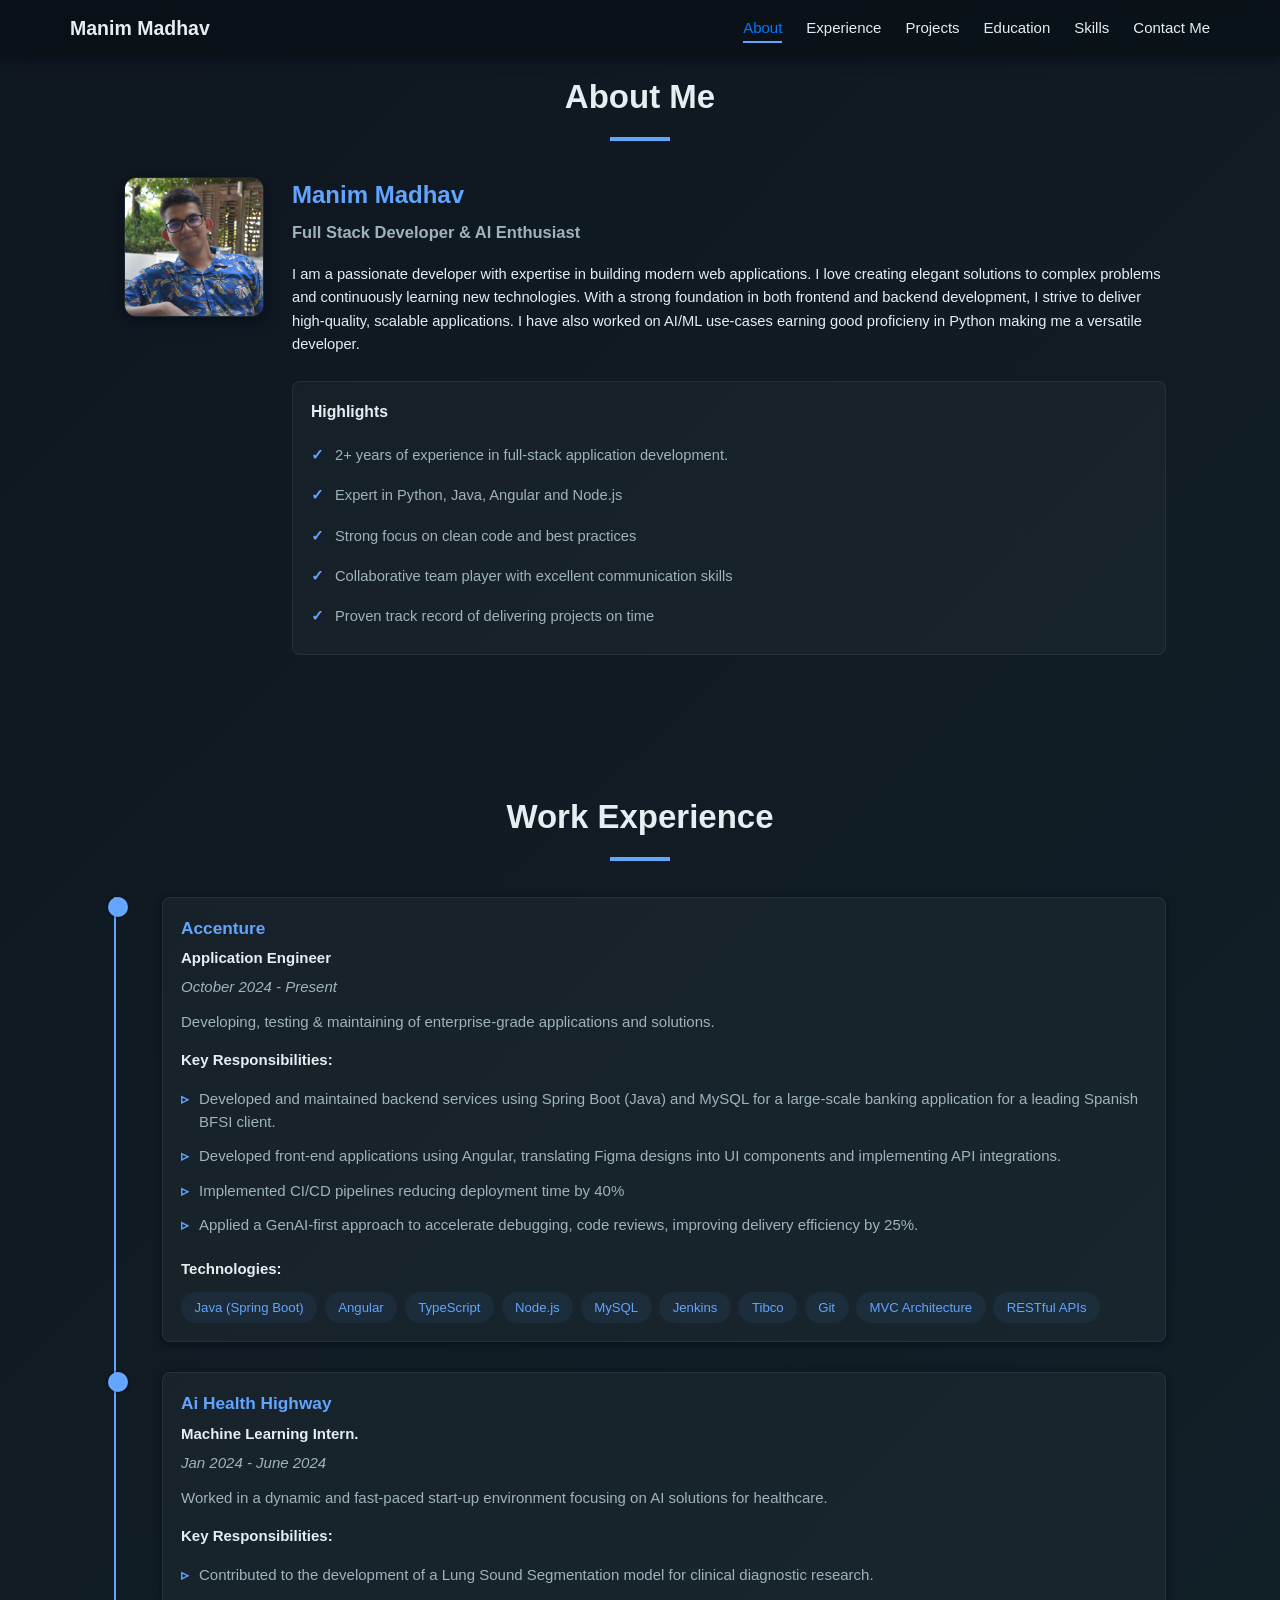
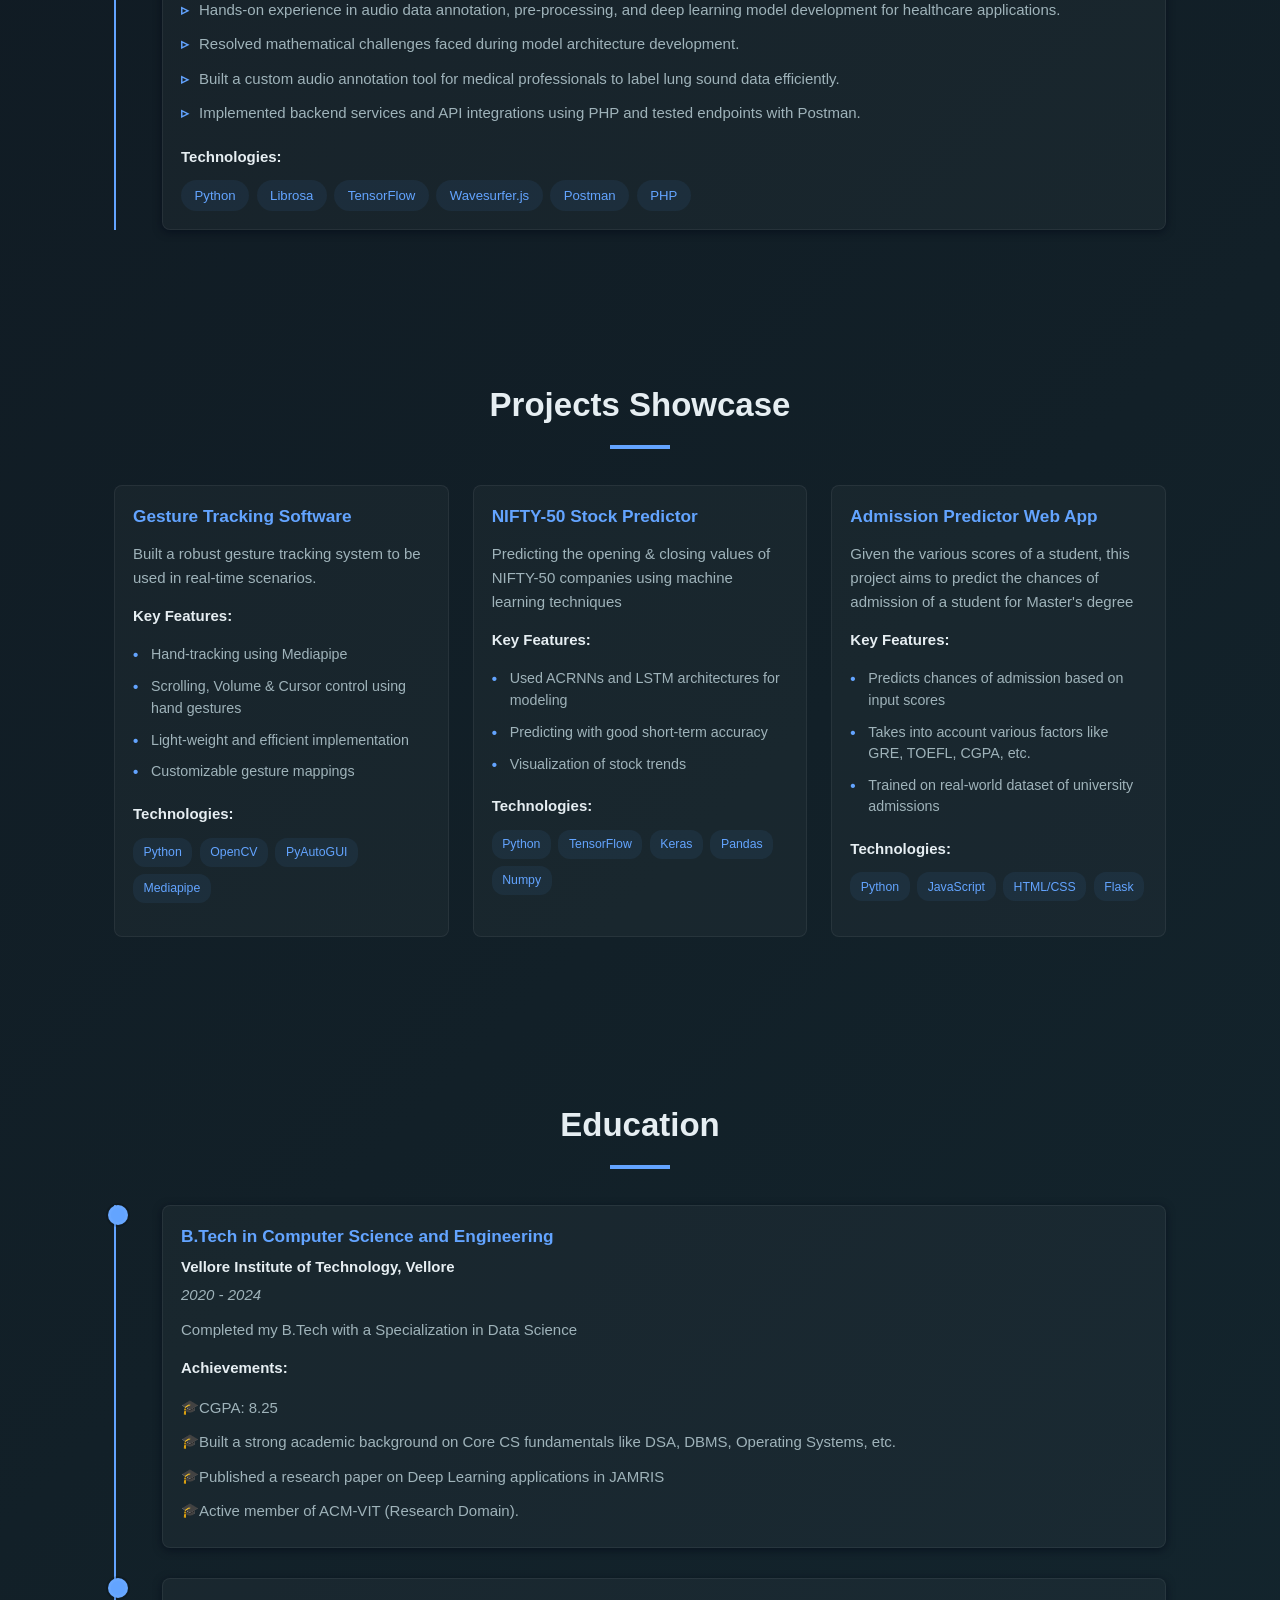
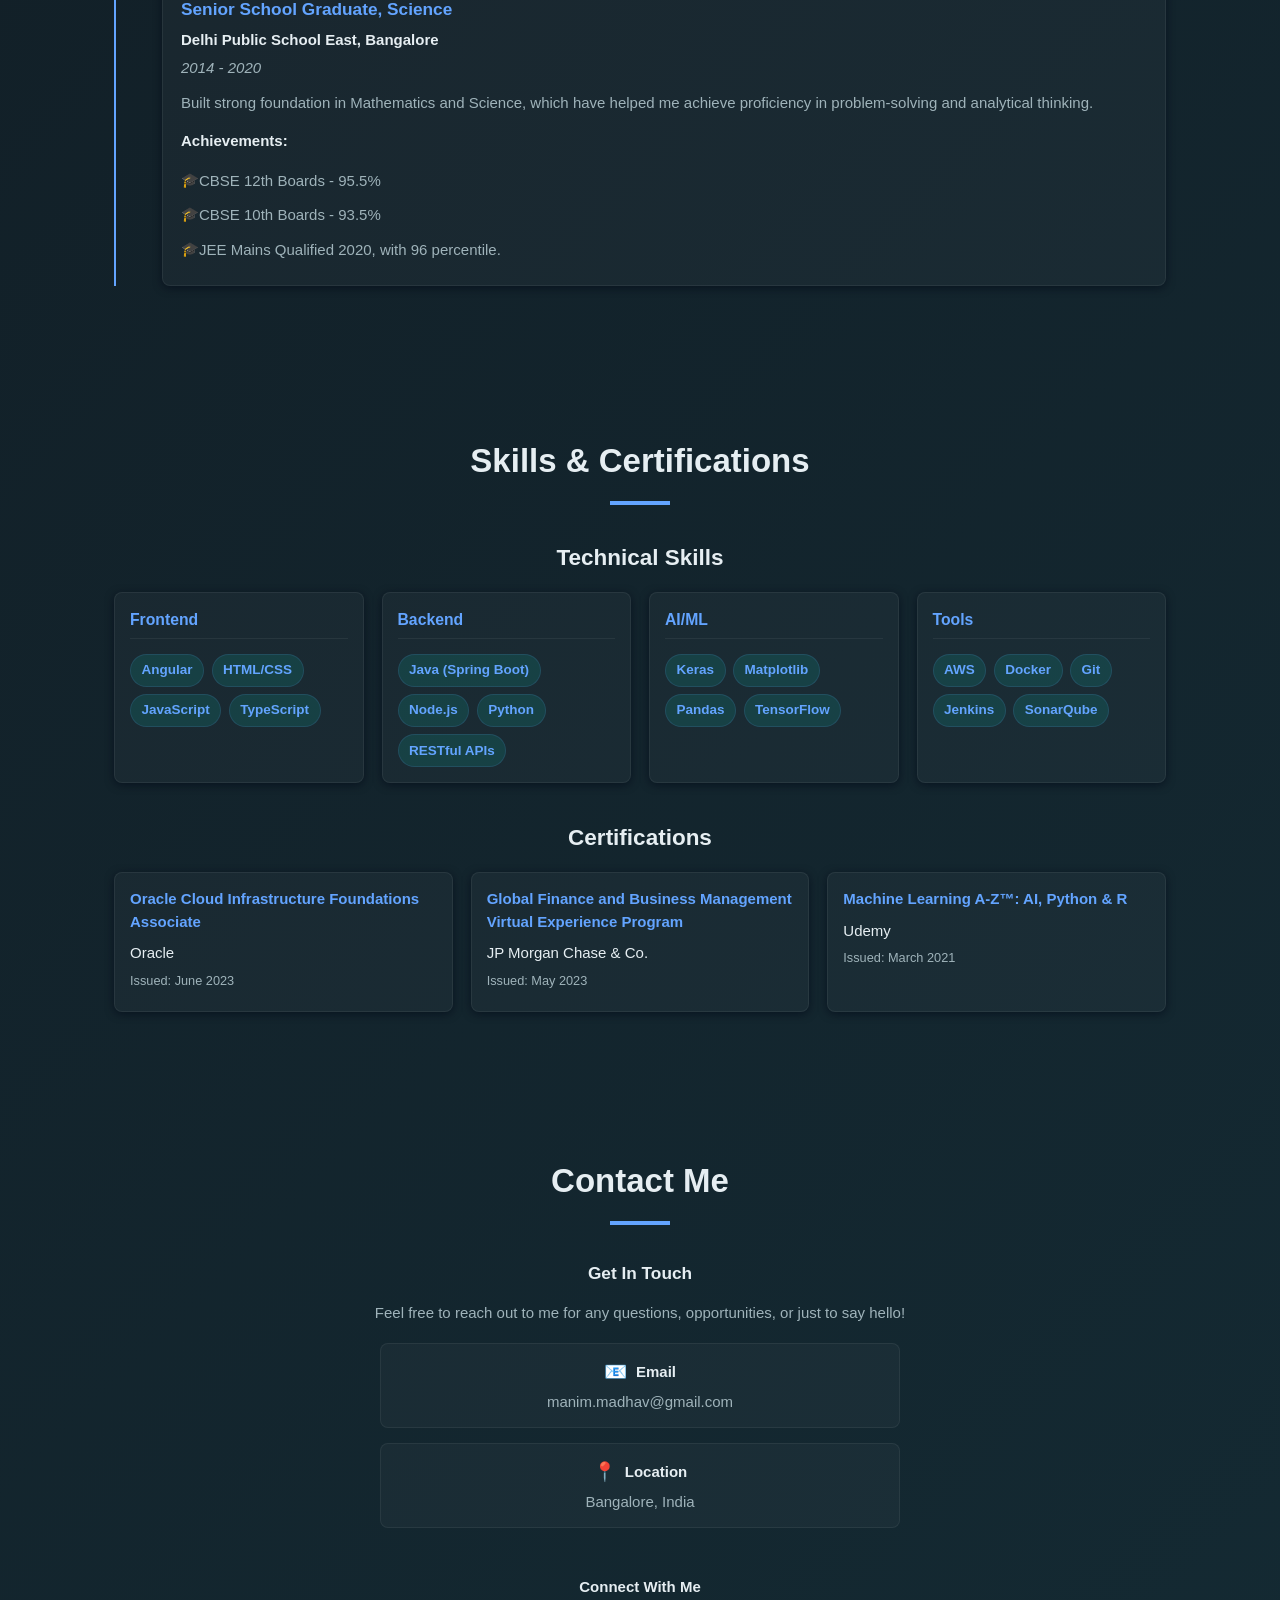
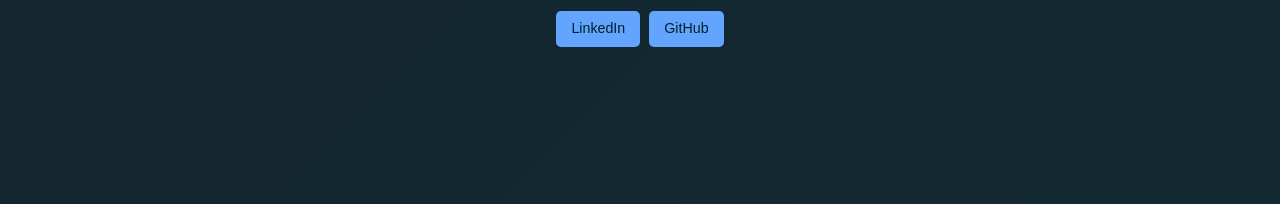
<file: index.html>
<!doctype html>
<html lang="en" data-beasties-container>
<head>
  <meta charset="utf-8">
  <title>Manim Madhav</title>
  <base href="https://ManimMadhav.github.io/portfolio/">
  <meta name="viewport" content="width=device-width, initial-scale=1">
  <link rel="icon" type="image/x-icon" href="favicon.ico">
<style>:root{--bg-gradient:linear-gradient(135deg, #0f1720 0%, #122028 50%, #142a33 100%);--text:#e6eef2;--muted:#9fb3ba;--primary:#63a4ff;--card-bg:rgba(255, 255, 255, .03);--border:rgba(255, 255, 255, .06);--shadow:rgba(2,8,23,.6)}*{margin:0;padding:0;box-sizing:border-box}html{font-size:15px;scroll-behavior:smooth}body{font-family:Segoe UI,Tahoma,Geneva,Verdana,sans-serif;line-height:1.5;color:var(--text);background:var(--bg-gradient);-webkit-font-smoothing:antialiased;-moz-osx-font-smoothing:grayscale}</style><link rel="stylesheet" href="styles-JLKK3ELN.css" media="print" onload="this.media='all'"><noscript><link rel="stylesheet" href="styles-JLKK3ELN.css"></noscript></head>
<body>
  <app-root></app-root>
<script src="main-ASIC7FCV.js" type="module"></script></body>
</html>
</file>
<file: styles-JLKK3ELN.css>
:root{--bg-gradient: linear-gradient(135deg, #0f1720 0%, #122028 50%, #142a33 100%);--text: #e6eef2;--muted: #9fb3ba;--primary: #63a4ff;--card-bg: rgba(255, 255, 255, .03);--border: rgba(255, 255, 255, .06);--shadow: rgba(2,8,23,.6)}*{margin:0;padding:0;box-sizing:border-box}html{font-size:15px;scroll-behavior:smooth}body{font-family:Segoe UI,Tahoma,Geneva,Verdana,sans-serif;line-height:1.5;color:var(--text);background:var(--bg-gradient);-webkit-font-smoothing:antialiased;-moz-osx-font-smoothing:grayscale}h1,h2,h3,h4,h5,h6{font-weight:600;color:var(--text)}a{color:inherit;text-decoration:none}button{font-family:inherit}
</file>
